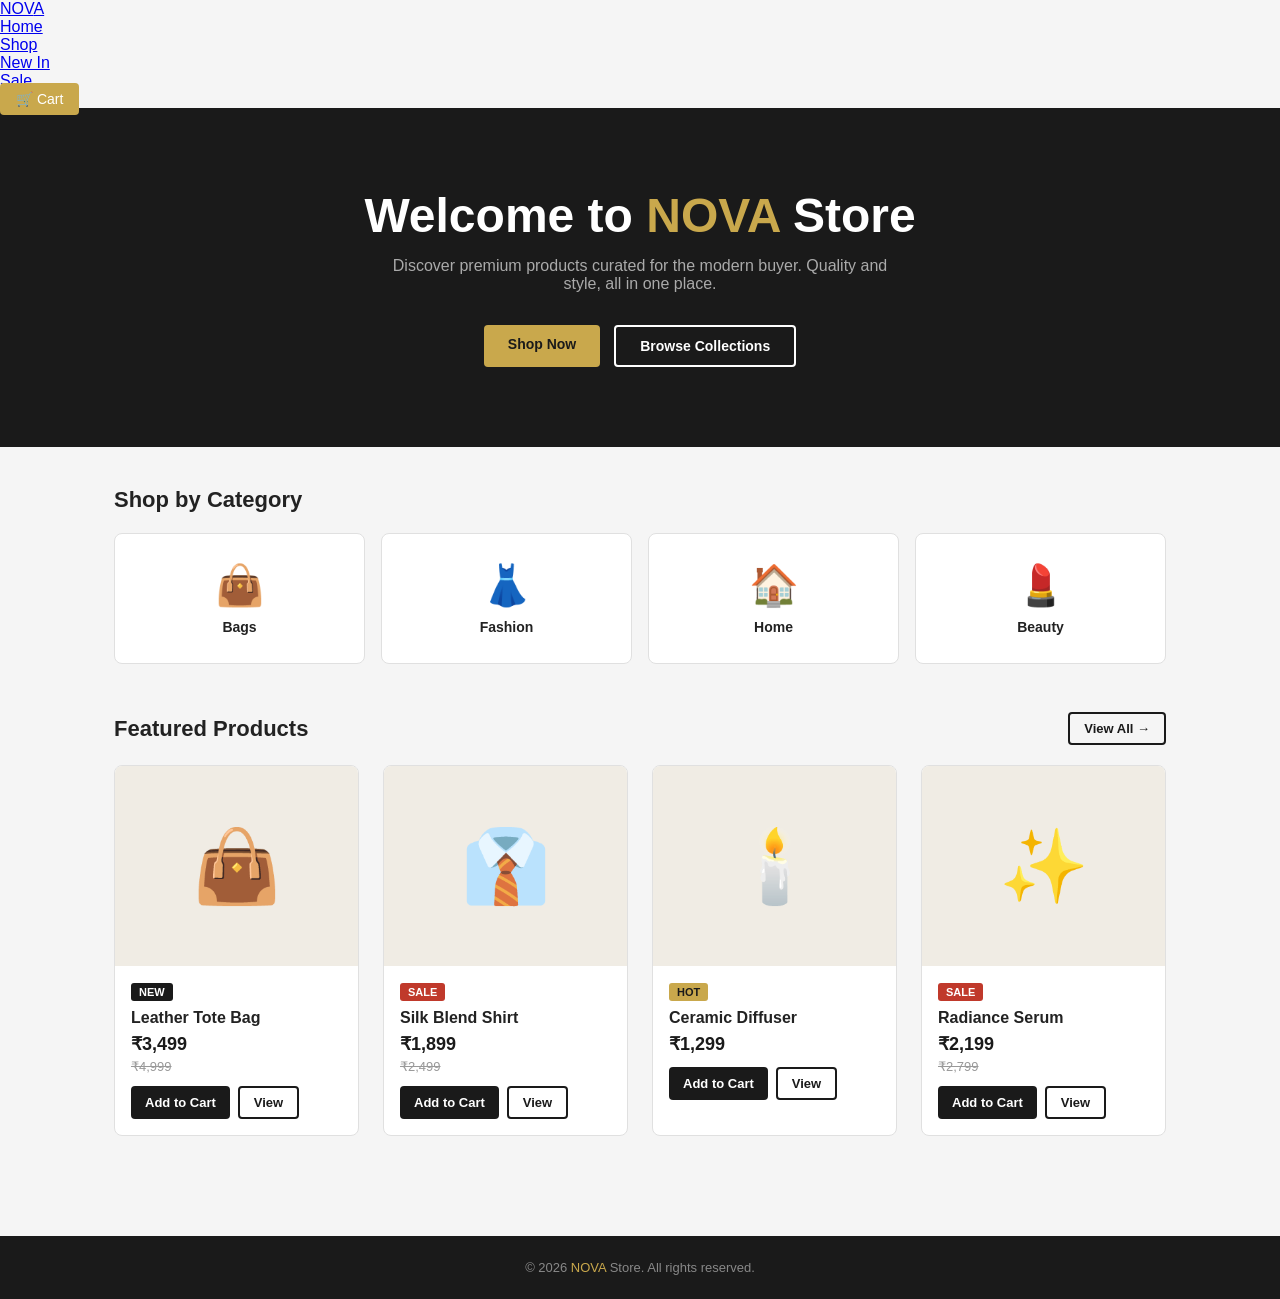
<file: index.html>
<!DOCTYPE html>
<html lang="en">
<head>
  <!-- Google Tag Manager -->
<!-- Google Tag Manager -->
<script>(function(w,d,s,l,i){w[l]=w[l]||[];w[l].push({'gtm.start':
new Date().getTime(),event:'gtm.js'});var f=d.getElementsByTagName(s)[0],
j=d.createElement(s),dl=l!='dataLayer'?'&l='+l:'';j.async=true;j.src=
'https://www.googletagmanager.com/gtm.js?id='+i+dl;f.parentNode.insertBefore(j,f);
})(window,document,'script','dataLayer','GTM-WRG99C2N');</script>
<!-- End Google Tag Manager -->

  <!-- Google tag (gtag.js) -->
<script async src="https://www.googletagmanager.com/gtag/js?id=G-JM3866G47P"></script>
<script>
  window.dataLayer = window.dataLayer || [];
  function gtag(){dataLayer.push(arguments);}
  gtag('js', new Date());

  gtag('config', 'G-JM3866G47P');
</script>
<meta charset="UTF-8"><meta name="viewport" content="width=device-width,initial-scale=1">
<title>NOVA Store — Home</title>
<link rel="stylesheet" href="style.css">
<style>
.hero { background:#1a1a1a; padding:80px 32px; text-align:center; }
.hero h1 { font-size:48px; color:#fff; margin-bottom:14px; }
.hero h1 span { color:#c9a84c; }
.hero p { color:#aaa; font-size:16px; margin-bottom:32px; max-width:500px; margin-left:auto; margin-right:auto; }
.hero-btns { display:flex; gap:14px; justify-content:center; flex-wrap:wrap; }

.categories { display:grid; grid-template-columns:repeat(4,1fr); gap:16px; margin-bottom:48px; }
.cat-card { background:#fff; border-radius:8px; padding:28px 16px; text-align:center; border:1px solid #e0e0e0; cursor:pointer; text-decoration:none; color:#222; transition:box-shadow 0.2s; }
.cat-card:hover { box-shadow:0 4px 16px rgba(0,0,0,0.1); }
.cat-card .icon { font-size:40px; margin-bottom:10px; }
.cat-card h4 { font-size:14px; font-weight:600; }

.products-grid { display:grid; grid-template-columns:repeat(4,1fr); gap:24px; }
@media(max-width:900px){ .products-grid{grid-template-columns:repeat(2,1fr);} .categories{grid-template-columns:repeat(2,1fr);} }
@media(max-width:480px){ .products-grid{grid-template-columns:1fr;} .categories{grid-template-columns:1fr 1fr;} }
</style>
</head>
<body>
  <!-- Google Tag Manager (noscript) -->
<noscript><iframe src="https://www.googletagmanager.com/ns.html?id=GTM-WRG99C2N"
height="0" width="0" style="display:none;visibility:hidden"></iframe></noscript>
<!-- End Google Tag Manager (noscript) -->
  <a href="index.html" class="logo">NO<span>V</span>A</a>
  <ul>
    <li><a href="index.html">Home</a></li>
    <li><a href="shop.html">Shop</a></li>
    <li><a href="shop.html">New In</a></li>
    <li><a href="shop.html">Sale</a></li>
  </ul>
  <a href="cart.html" class="nav-cart" id="cart-badge">🛒 Cart</a>
</nav>

<!-- HERO -->
<section class="hero">
  <h1>Welcome to <span>NOVA</span> Store</h1>
  <p>Discover premium products curated for the modern buyer. Quality and style, all in one place.</p>
  <div class="hero-btns">
    <a href="shop.html" class="btn btn-gold">Shop Now</a>
    <a href="shop.html" class="btn btn-outline" style="color:#fff;border-color:#fff">Browse Collections</a>
  </div>
</section>

<div class="page">

  <!-- CATEGORIES -->
  <div style="margin-bottom:20px">
    <h2 style="font-size:22px;margin-bottom:20px">Shop by Category</h2>
    <div class="categories">
      <a href="shop.html?cat=bags" class="cat-card"><div class="icon">👜</div><h4>Bags</h4></a>
      <a href="shop.html?cat=fashion" class="cat-card"><div class="icon">👗</div><h4>Fashion</h4></a>
      <a href="shop.html?cat=home" class="cat-card"><div class="icon">🏠</div><h4>Home</h4></a>
      <a href="shop.html?cat=beauty" class="cat-card"><div class="icon">💄</div><h4>Beauty</h4></a>
    </div>
  </div>

  <!-- FEATURED -->
  <div style="display:flex;align-items:center;justify-content:space-between;margin-bottom:20px">
    <h2 style="font-size:22px">Featured Products</h2>
    <a href="shop.html" class="btn btn-outline btn-sm">View All →</a>
  </div>
  <div class="products-grid" id="featured"></div>

</div>

<footer>© 2026 <span>NOVA</span> Store. All rights reserved.</footer>
<div id="toast"></div>
<script src="app.js"></script>
<script>
// Show first 4 products
const grid = document.getElementById('featured');
PRODUCTS.slice(0,4).forEach(p => {
  grid.innerHTML += `
  <div class="product-card">
    <a href="product.html?id=${p.id}" style="text-decoration:none;color:inherit">
      <div class="product-img">${p.emoji}</div>
    </a>
    <div class="product-body">
      ${p.badge ? `<span class="badge badge-${p.badge}">${p.badge.toUpperCase()}</span>` : ''}
      <a href="product.html?id=${p.id}" style="text-decoration:none;color:inherit"><div class="product-name">${p.name}</div></a>
      <div class="product-price">${fmt(p.price)}</div>
      ${p.original ? `<div class="product-old-price">${fmt(p.original)}</div>` : '<div style="margin-bottom:12px"></div>'}
      <div class="product-actions">
        <button class="btn btn-dark btn-sm" onclick="addToCart(${p.id})">Add to Cart</button>
        <a href="product.html?id=${p.id}" class="btn btn-outline btn-sm">View</a>
      </div>
    </div>
  </div>`;
});
</script>
</body>
</html>
</file>
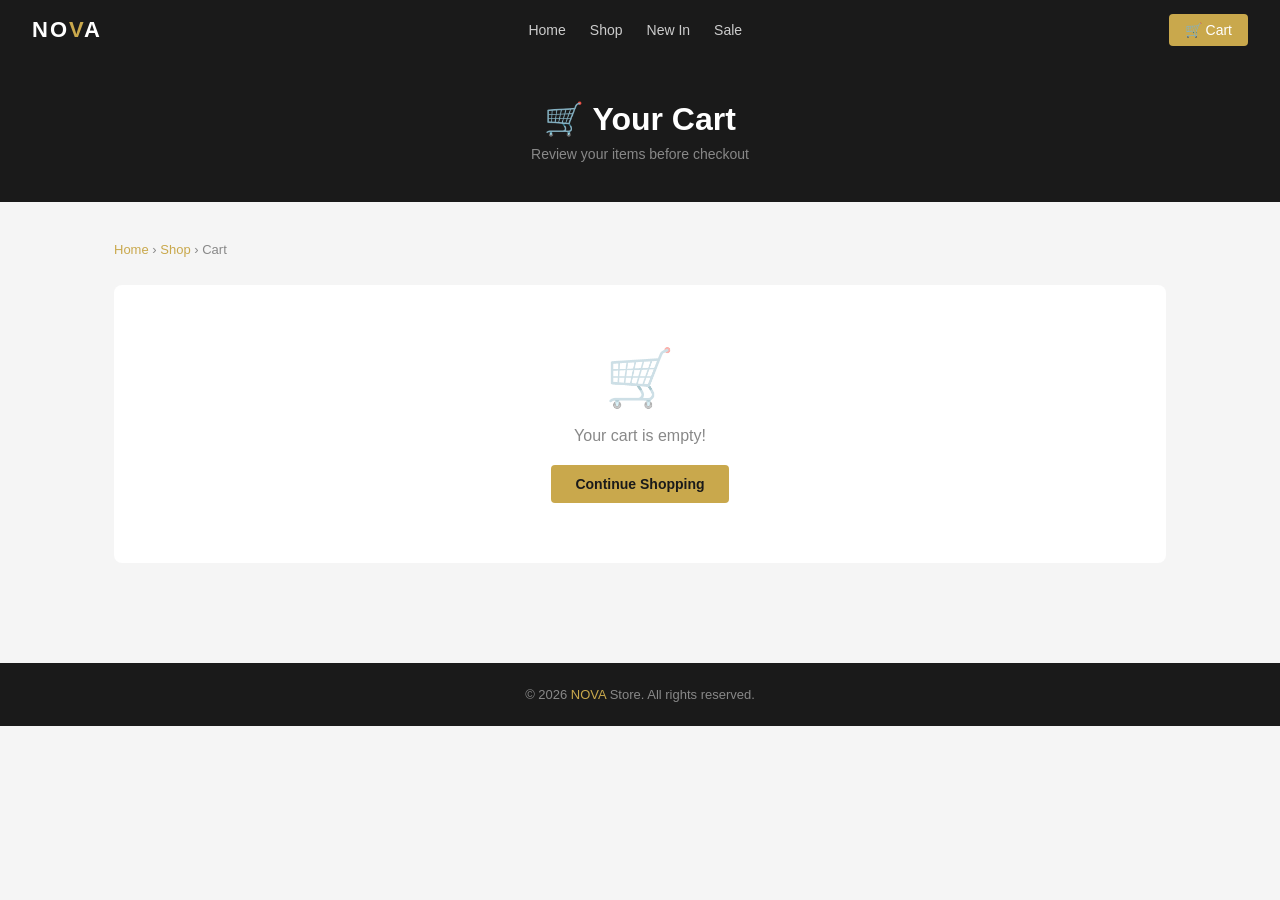
<file: cart.html>
<!DOCTYPE html>
<html lang="en">
<head>
 <!-- Google Tag Manager -->
<script>(function(w,d,s,l,i){w[l]=w[l]||[];w[l].push({'gtm.start':
new Date().getTime(),event:'gtm.js'});var f=d.getElementsByTagName(s)[0],
j=d.createElement(s),dl=l!='dataLayer'?'&l='+l:'';j.async=true;j.src=
'https://www.googletagmanager.com/gtm.js?id='+i+dl;f.parentNode.insertBefore(j,f);
})(window,document,'script','dataLayer','GTM-WRG99C2N');</script>
<!-- End Google Tag Manager -->

 <!-- Google tag (gtag.js) -->
<script async src="https://www.googletagmanager.com/gtag/js?id=G-JM3866G47P"></script>
<script>
  window.dataLayer = window.dataLayer || [];
  function gtag(){dataLayer.push(arguments);}
  gtag('js', new Date());

  gtag('config', 'G-JM3866G47P');
</script>
<meta charset="UTF-8"><meta name="viewport" content="width=device-width,initial-scale=1">
<title>NOVA Store — Cart</title>
<link rel="stylesheet" href="style.css">
</head>
<body>
  <!-- Google Tag Manager (noscript) -->
<noscript><iframe src="https://www.googletagmanager.com/ns.html?id=GTM-WRG99C2N"
height="0" width="0" style="display:none;visibility:hidden"></iframe></noscript>
<!-- End Google Tag Manager (noscript) -->

<nav>
  <a href="index.html" class="logo">NO<span>V</span>A</a>
  <ul>
    <li><a href="index.html">Home</a></li>
    <li><a href="shop.html">Shop</a></li>
    <li><a href="shop.html">New In</a></li>
    <li><a href="shop.html">Sale</a></li>
  </ul>
  <a href="cart.html" class="nav-cart" id="cart-badge">🛒 Cart</a>
</nav>

<div class="page-header">
  <h1>🛒 Your Cart</h1>
  <p>Review your items before checkout</p>
</div>

<div class="page">
  <div class="breadcrumb"><a href="index.html">Home</a> › <a href="shop.html">Shop</a> › Cart</div>
  <div id="cart-content"></div>
</div>

<footer>© 2026 <span>NOVA</span> Store. All rights reserved.</footer>
<div id="toast"></div>
<script src="app.js"></script>
<script>
let discount = 0;

function renderCart() {
  const cart = getCart();
  const container = document.getElementById('cart-content');

  if (!cart.length) {
    container.innerHTML = `
      <div class="empty-cart">
        <div class="icon">🛒</div>
        <p>Your cart is empty!</p>
        <a href="shop.html" class="btn btn-gold">Continue Shopping</a>
      </div>`;
    return;
  }

  const sub = cartSubtotal();
  const disc = Math.round(sub * discount);
  const shipping = sub >= 999 ? 0 : 99;
  const total = sub - disc + shipping;

  container.innerHTML = `
  <div style="display:grid;grid-template-columns:1fr 320px;gap:28px;align-items:start">
    <div>
      <table class="cart-table">
        <thead><tr><th>Product</th><th>Price</th><th>Qty</th><th>Total</th><th></th></tr></thead>
        <tbody>
          ${cart.map(item => `
          <tr>
            <td>
              <div style="display:flex;align-items:center;gap:14px">
                <span class="item-emoji">${item.emoji}</span>
                <div>
                  <a href="product.html?id=${item.id}" style="text-decoration:none;color:#222">
                    <div class="item-name">${item.name}</div>
                  </a>
                  <button onclick="saveForLater(${item.id})" style="background:none;border:none;font-size:12px;color:#c9a84c;cursor:pointer;padding:0;margin-top:4px">Save for later</button>
                </div>
              </div>
            </td>
            <td>${fmt(item.price)}</td>
            <td>
              <div class="qty-controls">
                <button class="qty-btn" onclick="changeItemQty(${item.id}, ${item.qty-1})">−</button>
                <span style="font-weight:600">${item.qty}</span>
                <button class="qty-btn" onclick="changeItemQty(${item.id}, ${item.qty+1})">+</button>
              </div>
            </td>
            <td style="font-weight:600">${fmt(item.price * item.qty)}</td>
            <td><button onclick="removeItem(${item.id})" class="btn btn-red btn-sm">Remove</button></td>
          </tr>`).join('')}
        </tbody>
      </table>

      <div style="margin-top:16px;display:flex;gap:12px;flex-wrap:wrap">
        <a href="shop.html" class="btn btn-outline">← Continue Shopping</a>
        <button onclick="clearCartAll()" class="btn btn-outline" style="color:#c0392b;border-color:#c0392b">Clear Cart</button>
      </div>

      <!-- COUPON -->
      <div style="margin-top:24px;background:#fff;padding:20px;border-radius:8px;border:1px solid #e0e0e0">
        <div style="font-weight:600;margin-bottom:12px">Have a coupon?</div>
        <div style="display:flex;gap:10px">
          <input id="coupon" type="text" placeholder="Enter code (try NOVA15)" style="flex:1;padding:10px 12px;border:1px solid #ddd;border-radius:4px;font-size:14px;outline:none">
          <button onclick="applyCoupon()" class="btn btn-dark">Apply</button>
        </div>
        <div id="coupon-msg" style="margin-top:8px;font-size:13px"></div>
      </div>
    </div>

    <!-- SUMMARY -->
    <div class="cart-summary">
      <h3 style="font-size:18px;font-weight:700;margin-bottom:20px">Order Summary</h3>
      <div class="summary-row"><span>Subtotal</span><span>${fmt(sub)}</span></div>
      <div class="summary-row"><span>Shipping</span><span class="${shipping===0?'free':''}">${shipping===0?'FREE':fmt(shipping)}</span></div>
      ${disc ? `<div class="summary-row"><span>Discount</span><span style="color:#27ae60">-${fmt(disc)}</span></div>` : ''}
      <div class="summary-row total"><span>Total</span><span>${fmt(total)}</span></div>

      <a href="checkout.html" class="btn btn-gold btn-full" style="margin-top:20px;padding:14px">🔒 Proceed to Checkout</a>
      <button onclick="showToast('Saved for later!')" class="btn btn-outline btn-full" style="margin-top:10px">Save Cart</button>

      <div style="margin-top:16px;font-size:12px;color:#888;text-align:center;line-height:1.8">
        🔒 Secure Checkout &nbsp;·&nbsp; 🚚 Free shipping ₹999+<br>
        💳 Visa · Mastercard · UPI · COD
      </div>
    </div>
  </div>`;
}

function changeItemQty(id, qty) { setQty(id, qty); renderCart(); }
function removeItem(id) { removeFromCart(id); renderCart(); showToast('Item removed'); }
function clearCartAll() { if(confirm('Clear all items?')) { saveCart([]); updateCartBadge(); renderCart(); } }
function saveForLater(id) { removeFromCart(id); renderCart(); showToast('Saved for later!'); }

function applyCoupon() {
  const code = document.getElementById('coupon').value.trim().toUpperCase();
  const msg = document.getElementById('coupon-msg');
  if (code === 'NOVA15') { discount = 0.15; msg.style.color='#27ae60'; msg.textContent='✅ 15% discount applied!'; renderCart(); }
  else if (code === 'SAVE10') { discount = 0.10; msg.style.color='#27ae60'; msg.textContent='✅ 10% discount applied!'; renderCart(); }
  else { msg.style.color='#c0392b'; msg.textContent='❌ Invalid coupon code.'; }
}

renderCart();
</script>
</body>
</html>
</file>
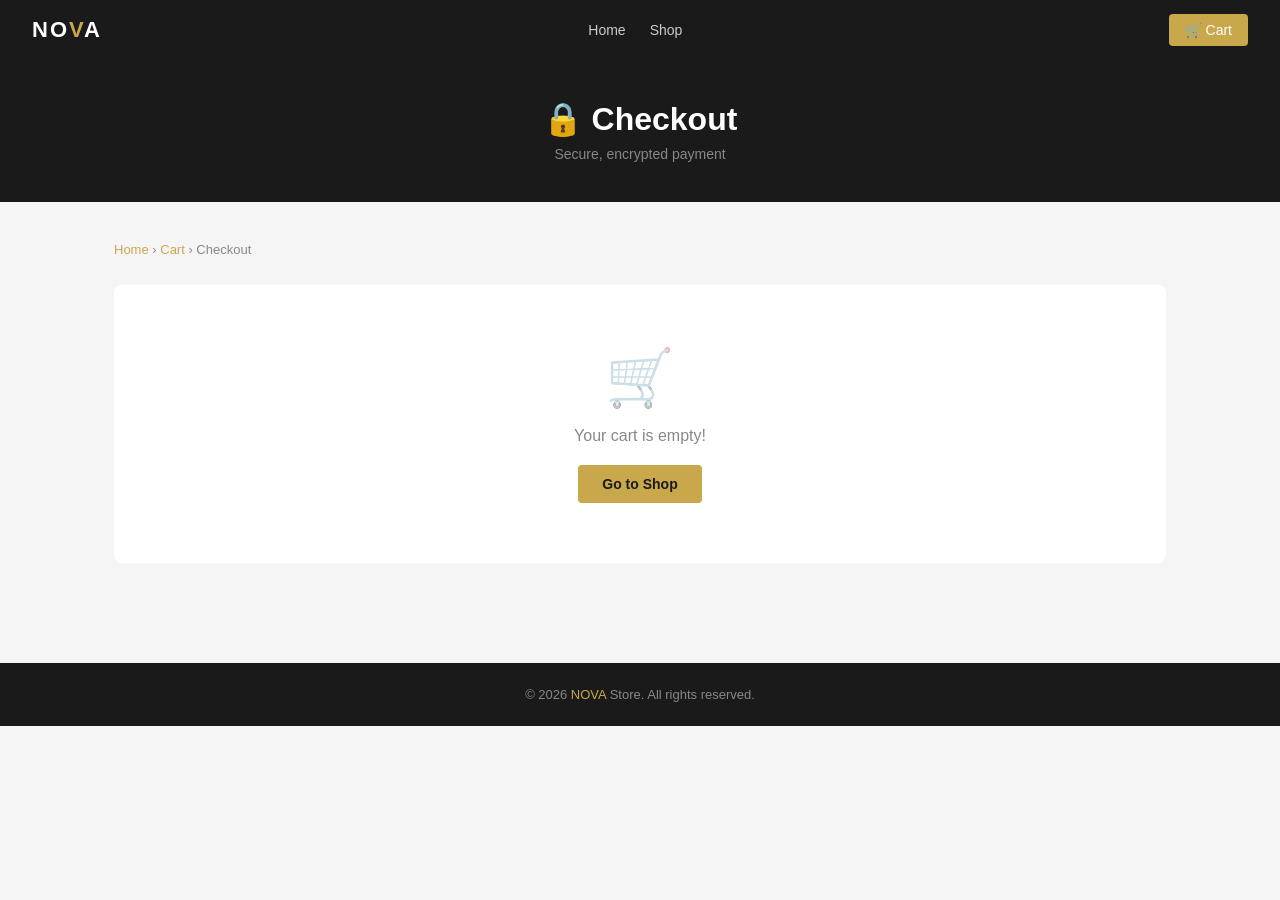
<file: checkout.html>
<!DOCTYPE html>
<html lang="en">
<head>
 <!-- Google Tag Manager -->
<script>(function(w,d,s,l,i){w[l]=w[l]||[];w[l].push({'gtm.start':
new Date().getTime(),event:'gtm.js'});var f=d.getElementsByTagName(s)[0],
j=d.createElement(s),dl=l!='dataLayer'?'&l='+l:'';j.async=true;j.src=
'https://www.googletagmanager.com/gtm.js?id='+i+dl;f.parentNode.insertBefore(j,f);
})(window,document,'script','dataLayer','GTM-WRG99C2N');</script>
<!-- End Google Tag Manager -->

 <!-- Google tag (gtag.js) -->
<script async src="https://www.googletagmanager.com/gtag/js?id=G-JM3866G47P"></script>
<script>
  window.dataLayer = window.dataLayer || [];
  function gtag(){dataLayer.push(arguments);}
  gtag('js', new Date());

  gtag('config', 'G-JM3866G47P');
</script>
<meta charset="UTF-8"><meta name="viewport" content="width=device-width,initial-scale=1">
<title>NOVA Store — Checkout</title>
<link rel="stylesheet" href="style.css">
</head>
<body>
 <!-- Google Tag Manager (noscript) -->
<noscript><iframe src="https://www.googletagmanager.com/ns.html?id=GTM-WRG99C2N"
height="0" width="0" style="display:none;visibility:hidden"></iframe></noscript>
<!-- End Google Tag Manager (noscript) -->
<nav>
  <a href="index.html" class="logo">NO<span>V</span>A</a>
  <ul>
    <li><a href="index.html">Home</a></li>
    <li><a href="shop.html">Shop</a></li>
  </ul>
  <a href="cart.html" class="nav-cart" id="cart-badge">🛒 Cart</a>
</nav>

<div class="page-header">
  <h1>🔒 Checkout</h1>
  <p>Secure, encrypted payment</p>
</div>

<div class="page">
  <div class="breadcrumb"><a href="index.html">Home</a> › <a href="cart.html">Cart</a> › Checkout</div>

  <div id="checkout-content"></div>
</div>

<footer>© 2026 <span>NOVA</span> Store. All rights reserved.</footer>
<div id="toast"></div>
<script src="app.js"></script>
<script>
function renderCheckout() {
  const cart = getCart();
  if (!cart.length) {
    document.getElementById('checkout-content').innerHTML = `
      <div class="empty-cart">
        <div class="icon">🛒</div>
        <p>Your cart is empty!</p>
        <a href="shop.html" class="btn btn-gold">Go to Shop</a>
      </div>`;
    return;
  }

  const sub = cartSubtotal();
  const shipping = sub >= 999 ? 0 : 99;
  const total = sub + shipping;

  document.getElementById('checkout-content').innerHTML = `
  <div class="checkout-grid">

    <!-- LEFT: FORM -->
    <div>
      <!-- SHIPPING -->
      <div class="form-card" style="margin-bottom:20px">
        <h3>📦 Shipping Address</h3>
        <div class="form-row">
          <div class="form-group"><label>First Name</label><input type="text" id="fname" placeholder="Arjun"></div>
          <div class="form-group"><label>Last Name</label><input type="text" id="lname" placeholder="Sharma"></div>
        </div>
        <div class="form-group"><label>Email</label><input type="email" id="email" placeholder="arjun@email.com"></div>
        <div class="form-group"><label>Phone</label><input type="tel" id="phone" placeholder="+91 98765 43210"></div>
        <div class="form-group"><label>Address</label><input type="text" id="address" placeholder="House No., Street Name, Area"></div>
        <div class="form-row">
          <div class="form-group"><label>City</label><input type="text" id="city" placeholder="Hyderabad"></div>
          <div class="form-group"><label>Pincode</label><input type="text" id="pin" placeholder="500001"></div>
        </div>
        <div class="form-group">
          <label>State</label>
          <select id="state">
            <option>Telangana</option><option>Maharashtra</option><option>Karnataka</option>
            <option>Tamil Nadu</option><option>Delhi</option><option>Gujarat</option><option>Rajasthan</option>
          </select>
        </div>
      </div>

      <!-- PAYMENT -->
      <div class="form-card">
        <h3>💳 Payment Method</h3>
        <div class="payment-opts">
          <div class="pay-opt selected" onclick="selectPay(this)">💳 Credit / Debit Card</div>
          <div class="pay-opt" onclick="selectPay(this)">📱 UPI / GPay / PhonePe</div>
          <div class="pay-opt" onclick="selectPay(this)">🏦 Net Banking</div>
          <div class="pay-opt" onclick="selectPay(this)">📦 Cash on Delivery</div>
        </div>
        <div id="card-fields">
          <div class="form-group"><label>Card Number</label><input type="text" placeholder="•••• •••• •••• ••••" maxlength="19"></div>
          <div class="form-row">
            <div class="form-group"><label>Expiry</label><input type="text" placeholder="MM / YY"></div>
            <div class="form-group"><label>CVV</label><input type="text" placeholder="•••" maxlength="3"></div>
          </div>
          <div class="form-group"><label>Name on Card</label><input type="text" placeholder="Arjun Sharma"></div>
        </div>
      </div>
    </div>

    <!-- RIGHT: ORDER SUMMARY -->
    <div class="order-card">
      <h3>🧾 Order Summary</h3>
      ${cart.map(i=>`
        <div class="order-item">
          <span class="order-item-emoji">${i.emoji}</span>
          <div class="order-item-name">${i.name}<br><span style="color:#999;font-size:12px">Qty: ${i.qty}</span></div>
          <span class="order-item-price">${fmt(i.price*i.qty)}</span>
        </div>`).join('')}

      <div style="margin-top:16px;border-top:1px solid #eee;padding-top:14px">
        <div class="summary-row"><span>Subtotal</span><span>${fmt(sub)}</span></div>
        <div class="summary-row"><span>Shipping</span><span class="${shipping===0?'free':''}">${shipping===0?'FREE':fmt(shipping)}</span></div>
        <div class="summary-row total"><span>Total</span><span style="color:#c9a84c">${fmt(total)}</span></div>
      </div>

      <button onclick="placeOrder()" class="btn btn-gold btn-full" style="margin-top:20px;padding:15px;font-size:15px">
        ✅ Place Order — ${fmt(total)}
      </button>
      <a href="cart.html" class="btn btn-outline btn-full" style="margin-top:10px">← Back to Cart</a>

      <div style="margin-top:16px;font-size:12px;color:#888;text-align:center;line-height:2">
        🔒 256-bit SSL encryption<br>
        🚚 Estimated delivery: 3–5 business days
      </div>
    </div>
  </div>`;
}

function selectPay(el) {
  document.querySelectorAll('.pay-opt').forEach(o=>o.classList.remove('selected'));
  el.classList.add('selected');
  document.getElementById('card-fields').style.display = el.textContent.includes('Card') ? 'block' : 'none';
}

function placeOrder() {
  const fname = document.getElementById('fname');
  if (!fname || !fname.value.trim()) { showToast('Please fill in your name!'); return; }
  const orderId = 'NOVA' + Math.floor(10000 + Math.random()*90000);
  localStorage.setItem('nova_last_order', orderId);
  saveCart([]);
  updateCartBadge();
  window.location.href = 'confirmation.html';
}

renderCheckout();
</script>
</body>
</html>
</file>
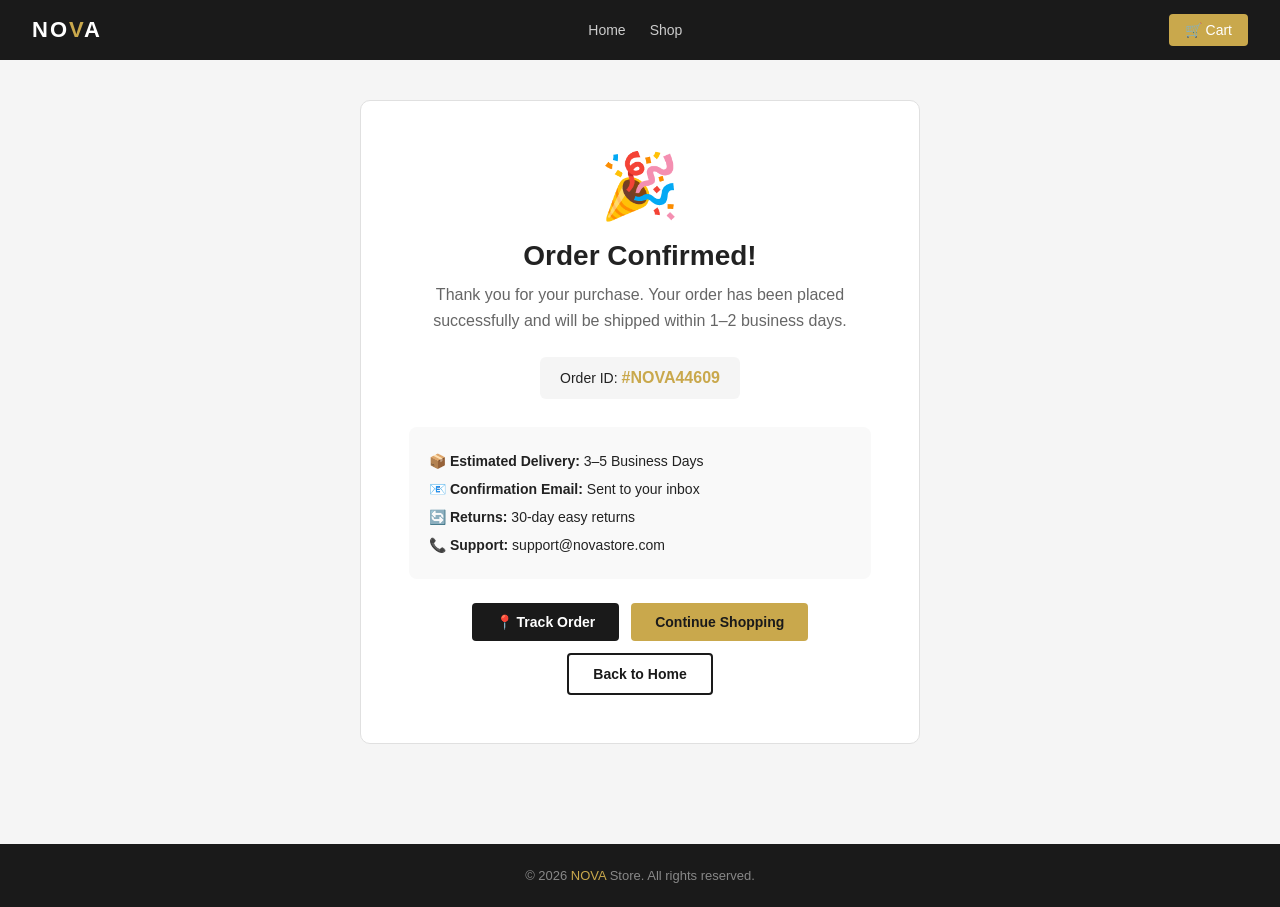
<file: confirmation.html>
<!DOCTYPE html>
<html lang="en">
<head>
  <!-- Google Tag Manager -->
<script>(function(w,d,s,l,i){w[l]=w[l]||[];w[l].push({'gtm.start':
new Date().getTime(),event:'gtm.js'});var f=d.getElementsByTagName(s)[0],
j=d.createElement(s),dl=l!='dataLayer'?'&l='+l:'';j.async=true;j.src=
'https://www.googletagmanager.com/gtm.js?id='+i+dl;f.parentNode.insertBefore(j,f);
})(window,document,'script','dataLayer','GTM-WRG99C2N');</script>
<!-- End Google Tag Manager -->

  <!-- Google tag (gtag.js) -->
<script async src="https://www.googletagmanager.com/gtag/js?id=G-JM3866G47P"></script>
<script>
  window.dataLayer = window.dataLayer || [];
  function gtag(){dataLayer.push(arguments);}
  gtag('js', new Date());

  gtag('config', 'G-JM3866G47P');
</script>
<meta charset="UTF-8"><meta name="viewport" content="width=device-width,initial-scale=1">
<title>NOVA Store — Order Confirmed!</title>
<link rel="stylesheet" href="style.css">
</head>
<body>
 <!-- Google Tag Manager (noscript) -->
<noscript><iframe src="https://www.googletagmanager.com/ns.html?id=GTM-WRG99C2N"
height="0" width="0" style="display:none;visibility:hidden"></iframe></noscript>
<!-- End Google Tag Manager (noscript) -->
<nav>
  <a href="index.html" class="logo">NO<span>V</span>A</a>
  <ul>
    <li><a href="index.html">Home</a></li>
    <li><a href="shop.html">Shop</a></li>
  </ul>
  <a href="cart.html" class="nav-cart" id="cart-badge">🛒 Cart</a>
</nav>

<div class="page">
  <div class="confirm-box">
    <div class="confirm-icon">🎉</div>
    <h2>Order Confirmed!</h2>
    <p>Thank you for your purchase. Your order has been placed successfully and will be shipped within 1–2 business days.</p>
    <div class="order-id-box">Order ID: <strong id="order-id">—</strong></div>

    <div style="background:#f9f9f9;border-radius:8px;padding:20px;margin-bottom:24px;text-align:left;font-size:14px;line-height:2">
      📦 <strong>Estimated Delivery:</strong> 3–5 Business Days<br>
      📧 <strong>Confirmation Email:</strong> Sent to your inbox<br>
      🔄 <strong>Returns:</strong> 30-day easy returns<br>
      📞 <strong>Support:</strong> support@novastore.com
    </div>

    <div class="confirm-actions">
      <button onclick="trackOrder()" class="btn btn-dark">📍 Track Order</button>
      <a href="shop.html" class="btn btn-gold">Continue Shopping</a>
      <a href="index.html" class="btn btn-outline">Back to Home</a>
    </div>
  </div>
</div>

<footer>© 2026 <span>NOVA</span> Store. All rights reserved.</footer>
<div id="toast"></div>
<script src="app.js"></script>
<script>
const orderId = localStorage.getItem('nova_last_order') || ('NOVA' + Math.floor(10000+Math.random()*90000));
document.getElementById('order-id').textContent = '#' + orderId;

function trackOrder() {
  showToast('Tracking: Your order is being packed! 📦');
}
</script>
</body>
</html>
</file>
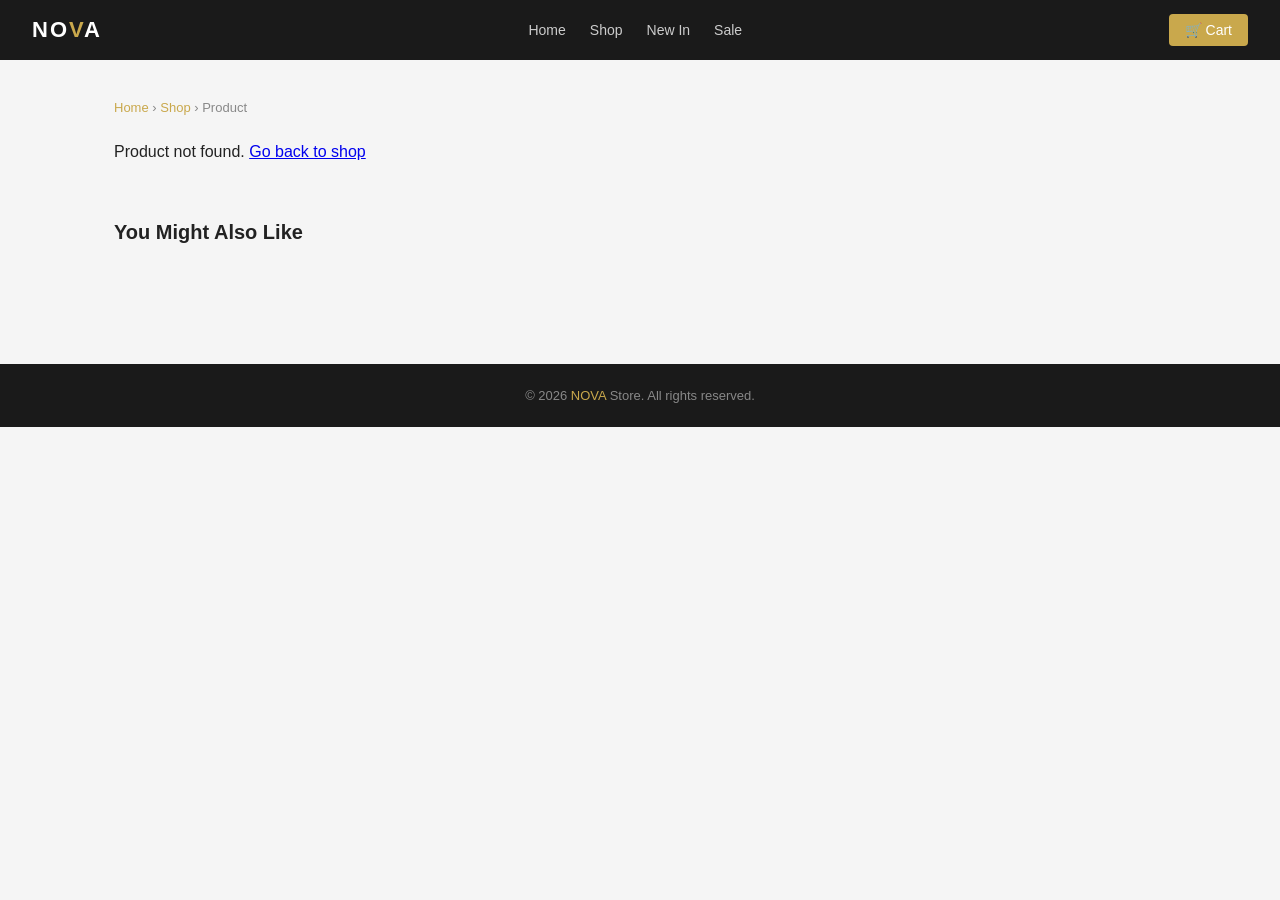
<file: product.html>
<!DOCTYPE html>
<html lang="en">
<head>
  <!-- Google Tag Manager -->
<script>(function(w,d,s,l,i){w[l]=w[l]||[];w[l].push({'gtm.start':
new Date().getTime(),event:'gtm.js'});var f=d.getElementsByTagName(s)[0],
j=d.createElement(s),dl=l!='dataLayer'?'&l='+l:'';j.async=true;j.src=
'https://www.googletagmanager.com/gtm.js?id='+i+dl;f.parentNode.insertBefore(j,f);
})(window,document,'script','dataLayer','GTM-WRG99C2N');</script>
<!-- End Google Tag Manager -->

  <!-- Google tag (gtag.js) -->
<script async src="https://www.googletagmanager.com/gtag/js?id=G-JM3866G47P"></script>
<script>
  window.dataLayer = window.dataLayer || [];
  function gtag(){dataLayer.push(arguments);}
  gtag('js', new Date());

  gtag('config', 'G-JM3866G47P');
</script>
<meta charset="UTF-8"><meta name="viewport" content="width=device-width,initial-scale=1">
<title>NOVA Store — Product</title>
<link rel="stylesheet" href="style.css">
</head>
<body>
 <!-- Google Tag Manager (noscript) -->
<noscript><iframe src="https://www.googletagmanager.com/ns.html?id=GTM-WRG99C2N"
height="0" width="0" style="display:none;visibility:hidden"></iframe></noscript>
<!-- End Google Tag Manager (noscript) -->
<nav>
  <a href="index.html" class="logo">NO<span>V</span>A</a>
  <ul>
    <li><a href="index.html">Home</a></li>
    <li><a href="shop.html">Shop</a></li>
    <li><a href="shop.html">New In</a></li>
    <li><a href="shop.html">Sale</a></li>
  </ul>
  <a href="cart.html" class="nav-cart" id="cart-badge">🛒 Cart</a>
</nav>

<div class="page">
  <div class="breadcrumb"><a href="index.html">Home</a> › <a href="shop.html">Shop</a> › <span id="bc-name">Product</span></div>

  <div class="detail-grid" id="detail-content">
    <div style="text-align:center;padding:40px;color:#888">Loading…</div>
  </div>

  <!-- RELATED -->
  <div style="margin-top:60px">
    <h2 style="font-size:20px;margin-bottom:20px">You Might Also Like</h2>
    <div class="products-grid" id="related-grid"></div>
  </div>
</div>

<footer>© 2026 <span>NOVA</span> Store. All rights reserved.</footer>
<div id="toast"></div>
<script src="app.js"></script>
<script>
const id = parseInt(new URLSearchParams(location.search).get('id'));
const p = PRODUCTS.find(x=>x.id===id);

if (!p) {
  document.getElementById('detail-content').innerHTML = '<p>Product not found. <a href="shop.html">Go back to shop</a></p>';
} else {
  document.title = `NOVA — ${p.name}`;
  document.getElementById('bc-name').textContent = p.name;
  const discount = p.original ? Math.round((1-p.price/p.original)*100) : 0;

  document.getElementById('detail-content').innerHTML = `
    <div class="detail-img">${p.emoji}</div>
    <div>
      <div class="detail-brand">NOVA</div>
      <h1 class="detail-name">${p.name}</h1>
      <div class="detail-stars">★★★★★ <span style="color:#888;font-size:14px">(4.8 · 120 reviews)</span></div>
      <div class="detail-price">${fmt(p.price)}</div>
      ${p.original ? `<div class="detail-old">${fmt(p.original)} <span style="background:#fef3f2;color:#c0392b;font-size:12px;padding:2px 8px;border-radius:3px;font-weight:700">${discount}% OFF</span></div>` : ''}
      <p class="detail-desc">${p.desc} Premium quality, carefully crafted for daily use.</p>

      <div class="qty-row">
        <label>Quantity:</label>
        <button class="qty-btn" onclick="changeQty(-1)">−</button>
        <span id="qty-display" style="font-size:16px;font-weight:600;min-width:28px;text-align:center">1</span>
        <button class="qty-btn" onclick="changeQty(1)">+</button>
      </div>

      <div class="detail-actions">
        <button class="btn btn-dark btn-full" onclick="doAddToCart()">🛒 Add to Cart</button>
        <button class="btn btn-gold btn-full" onclick="buyNow()">⚡ Buy Now</button>
        <button class="btn btn-outline btn-full" onclick="addToWishlist()">♡ Add to Wishlist</button>
      </div>

      <div style="margin-top:20px;padding:16px;background:#f9f9f9;border-radius:6px;font-size:13px;color:#666;line-height:1.8">
        ✅ Free shipping on orders over ₹999<br>
        🔄 Easy 30-day returns<br>
        🔒 Secure checkout
      </div>
    </div>`;

  // Related products
  const related = PRODUCTS.filter(x=>x.id!==id).slice(0,4);
  const rg = document.getElementById('related-grid');
  rg.innerHTML = related.map(r => `
  <div class="product-card">
    <a href="product.html?id=${r.id}" style="text-decoration:none;color:inherit"><div class="product-img">${r.emoji}</div></a>
    <div class="product-body">
      <a href="product.html?id=${r.id}" style="text-decoration:none;color:inherit"><div class="product-name">${r.name}</div></a>
      <div class="product-price">${fmt(r.price)}</div>
      <div style="margin-bottom:12px"></div>
      <div class="product-actions">
        <button class="btn btn-dark btn-sm" onclick="addToCart(${r.id})">Add to Cart</button>
        <a href="product.html?id=${r.id}" class="btn btn-outline btn-sm">View</a>
      </div>
    </div>
  </div>`).join('');
}

let qty = 1;
function changeQty(d) { qty = Math.max(1, qty+d); document.getElementById('qty-display').textContent = qty; }
function doAddToCart() { if(p) { addToCart(p.id, qty); } }
function buyNow() { if(p) { addToCart(p.id, qty); window.location.href='cart.html'; } }
function addToWishlist() { showToast('Added to wishlist ❤️'); }
</script>
</body>
</html>
</file>
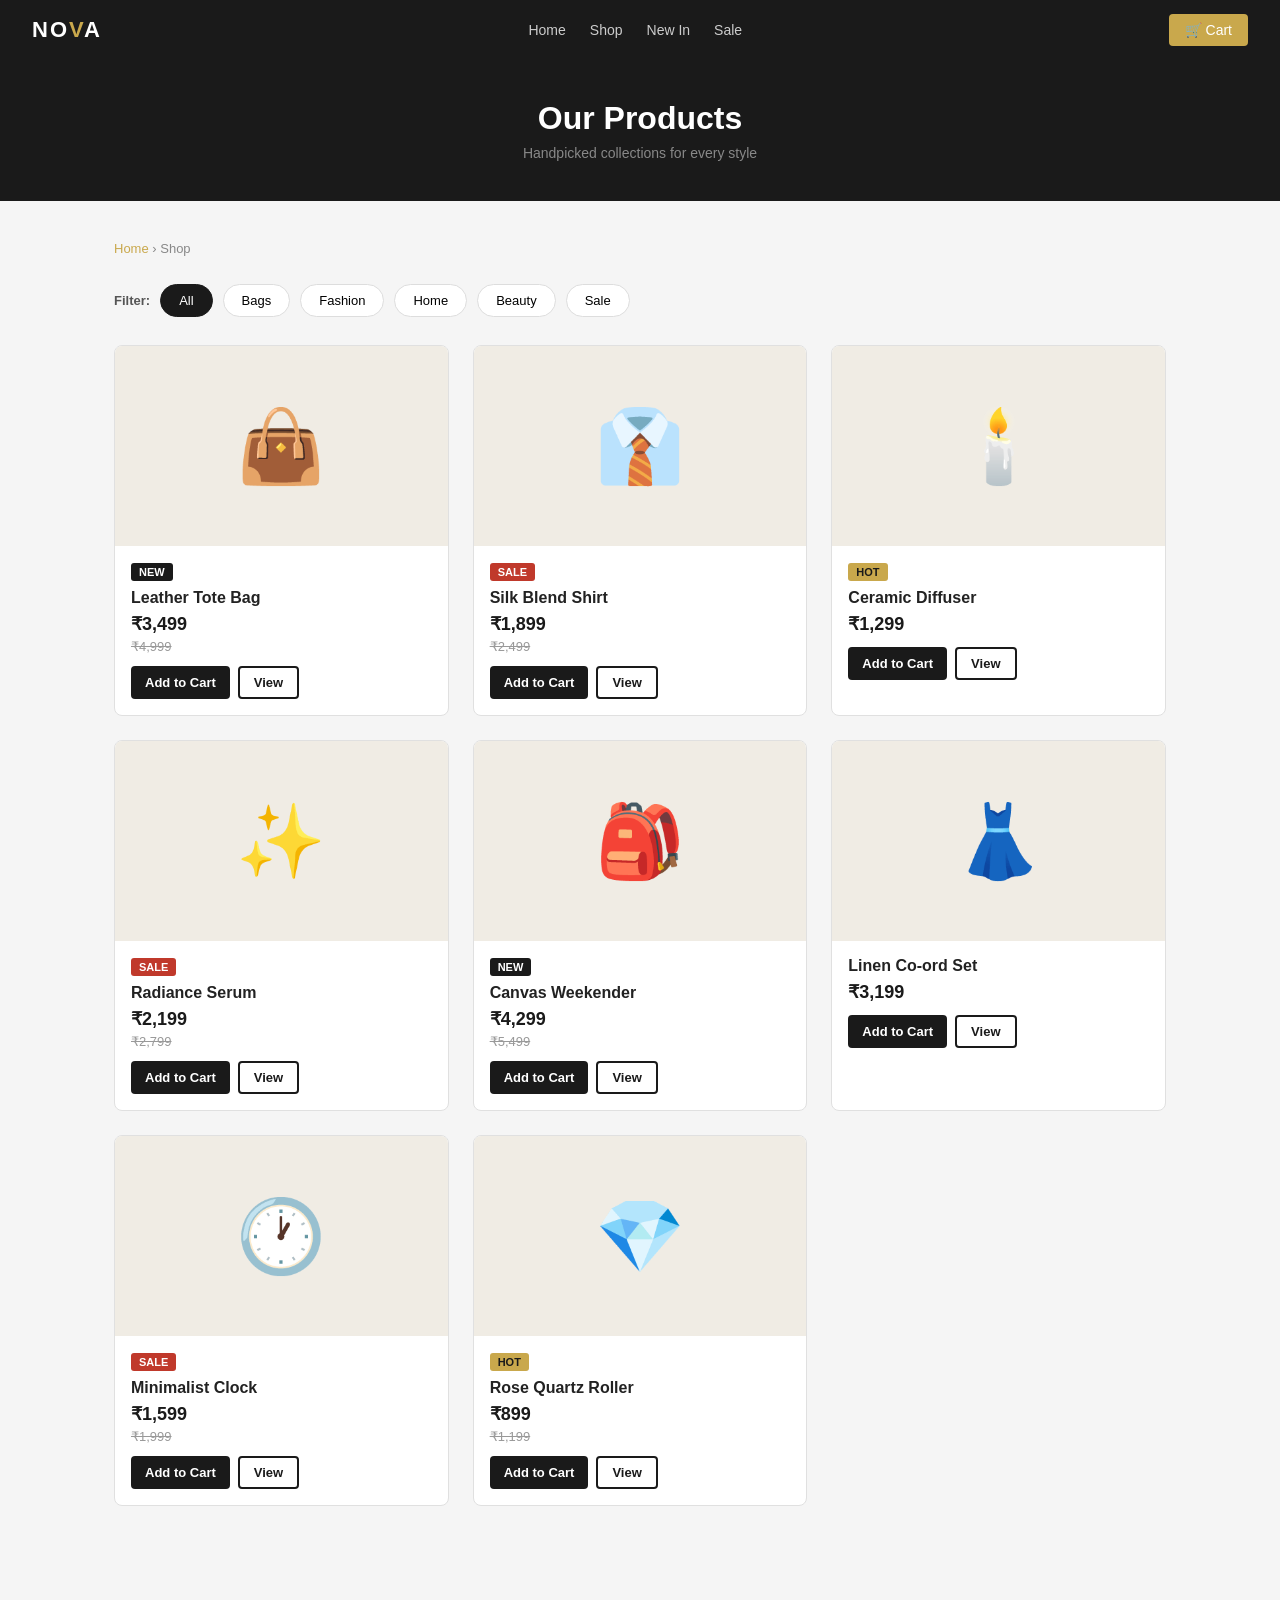
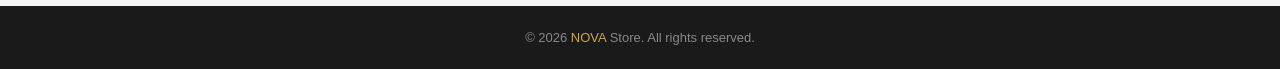
<file: shop.html>
<!DOCTYPE html>
<html lang="en">
<head>
  <!-- Google Tag Manager -->
<script>(function(w,d,s,l,i){w[l]=w[l]||[];w[l].push({'gtm.start':
new Date().getTime(),event:'gtm.js'});var f=d.getElementsByTagName(s)[0],
j=d.createElement(s),dl=l!='dataLayer'?'&l='+l:'';j.async=true;j.src=
'https://www.googletagmanager.com/gtm.js?id='+i+dl;f.parentNode.insertBefore(j,f);
})(window,document,'script','dataLayer','GTM-WRG99C2N');</script>
<!-- End Google Tag Manager -->

  <!-- Google tag (gtag.js) -->
<script async src="https://www.googletagmanager.com/gtag/js?id=G-JM3866G47P"></script>
<script>
  window.dataLayer = window.dataLayer || [];
  function gtag(){dataLayer.push(arguments);}
  gtag('js', new Date());

  gtag('config', 'G-JM3866G47P');
</script>
<meta charset="UTF-8"><meta name="viewport" content="width=device-width,initial-scale=1">
<title>NOVA Store — Shop</title>
<link rel="stylesheet" href="style.css">
</head>
<body>
 <!-- Google Tag Manager (noscript) -->
<noscript><iframe src="https://www.googletagmanager.com/ns.html?id=GTM-WRG99C2N"
height="0" width="0" style="display:none;visibility:hidden"></iframe></noscript>
<!-- End Google Tag Manager (noscript) -->
<nav>
  <a href="index.html" class="logo">NO<span>V</span>A</a>
  <ul>
    <li><a href="index.html">Home</a></li>
    <li><a href="shop.html">Shop</a></li>
    <li><a href="shop.html">New In</a></li>
    <li><a href="shop.html">Sale</a></li>
  </ul>
  <a href="cart.html" class="nav-cart" id="cart-badge">🛒 Cart</a>
</nav>

<div class="page-header">
  <h1>Our Products</h1>
  <p>Handpicked collections for every style</p>
</div>

<div class="page">
  <div class="breadcrumb"><a href="index.html">Home</a> › Shop</div>

  <!-- FILTERS -->
  <div class="filter-bar">
    <span style="font-size:13px;font-weight:600;color:#555">Filter:</span>
    <button class="filter-btn active" onclick="filterProducts('all',this)">All</button>
    <button class="filter-btn" onclick="filterProducts('bags',this)">Bags</button>
    <button class="filter-btn" onclick="filterProducts('fashion',this)">Fashion</button>
    <button class="filter-btn" onclick="filterProducts('home',this)">Home</button>
    <button class="filter-btn" onclick="filterProducts('beauty',this)">Beauty</button>
    <button class="filter-btn" onclick="filterProducts('sale',this)">Sale</button>
  </div>

  <div class="products-grid" id="shop-grid"></div>
</div>

<footer>© 2026 <span>NOVA</span> Store. All rights reserved.</footer>
<div id="toast"></div>
<script src="app.js"></script>
<script>
function renderGrid(list) {
  const grid = document.getElementById('shop-grid');
  if (!list.length) { grid.innerHTML = '<p style="color:#888">No products found.</p>'; return; }
  grid.innerHTML = list.map(p => `
  <div class="product-card">
    <a href="product.html?id=${p.id}" style="text-decoration:none;color:inherit">
      <div class="product-img">${p.emoji}</div>
    </a>
    <div class="product-body">
      ${p.badge ? `<span class="badge badge-${p.badge}">${p.badge.toUpperCase()}</span>` : ''}
      <a href="product.html?id=${p.id}" style="text-decoration:none;color:inherit"><div class="product-name">${p.name}</div></a>
      <div class="product-price">${fmt(p.price)}</div>
      ${p.original ? `<div class="product-old-price">${fmt(p.original)}</div>` : '<div style="margin-bottom:12px"></div>'}
      <div class="product-actions">
        <button class="btn btn-dark btn-sm" onclick="addToCart(${p.id})">Add to Cart</button>
        <a href="product.html?id=${p.id}" class="btn btn-outline btn-sm">View</a>
      </div>
    </div>
  </div>`).join('');
}

function filterProducts(cat, btn) {
  document.querySelectorAll('.filter-btn').forEach(b=>b.classList.remove('active'));
  btn.classList.add('active');
  const list = cat === 'all' ? PRODUCTS :
    cat === 'sale' ? PRODUCTS.filter(p=>p.badge==='sale') :
    PRODUCTS.filter(p=>p.category===cat);
  renderGrid(list);
}

// Check URL param
const urlCat = new URLSearchParams(location.search).get('cat') || 'all';
renderGrid(urlCat === 'all' ? PRODUCTS : PRODUCTS.filter(p=>p.category===urlCat));
if (urlCat !== 'all') {
  document.querySelectorAll('.filter-btn').forEach(b=>{
    if(b.textContent.toLowerCase()===urlCat) { b.classList.add('active'); document.querySelectorAll('.filter-btn')[0].classList.remove('active'); }
  });
}
</script>
</body>
</html>
</file>
<file: style.css>
* { margin: 0; padding: 0; box-sizing: border-box; }
body { font-family: Arial, sans-serif; background: #f5f5f5; color: #222; }

/* NAV */
nav {
  background: #1a1a1a; padding: 14px 32px;
  display: flex; align-items: center; justify-content: space-between;
}
nav .logo { color: #fff; font-size: 22px; font-weight: bold; text-decoration: none; letter-spacing: 2px; }
nav .logo span { color: #c9a84c; }
nav ul { list-style: none; display: flex; gap: 24px; }
nav ul a { color: #ccc; text-decoration: none; font-size: 14px; }
nav ul a:hover { color: #c9a84c; }
.nav-cart { color: #fff; text-decoration: none; font-size: 14px; background: #c9a84c; padding: 8px 16px; border-radius: 4px; }
.nav-cart:hover { background: #b8963d; }

/* PAGE WRAPPER */
.page { max-width: 1100px; margin: 0 auto; padding: 40px 24px; }

/* BUTTONS */
.btn { display: inline-block; padding: 11px 24px; border: none; border-radius: 4px; cursor: pointer; font-size: 14px; font-weight: 600; text-decoration: none; text-align: center; transition: background 0.2s; }
.btn-gold { background: #c9a84c; color: #1a1a1a; }
.btn-gold:hover { background: #b8963d; }
.btn-dark { background: #1a1a1a; color: #fff; }
.btn-dark:hover { background: #333; }
.btn-outline { background: transparent; color: #1a1a1a; border: 2px solid #1a1a1a; }
.btn-outline:hover { background: #1a1a1a; color: #fff; }
.btn-red { background: #c0392b; color: #fff; }
.btn-red:hover { background: #a93226; }
.btn-green { background: #27ae60; color: #fff; }
.btn-green:hover { background: #229954; }
.btn-sm { padding: 7px 14px; font-size: 13px; }
.btn-full { width: 100%; display: block; }

/* PRODUCT GRID */
.products-grid { display: grid; grid-template-columns: repeat(3, 1fr); gap: 24px; }
.product-card {
  background: #fff; border-radius: 8px; overflow: hidden;
  border: 1px solid #e0e0e0; transition: box-shadow 0.2s;
}
.product-card:hover { box-shadow: 0 4px 20px rgba(0,0,0,0.1); }
.product-img { background: #f0ece4; height: 200px; display: flex; align-items: center; justify-content: center; font-size: 72px; }
.product-body { padding: 16px; }
.product-name { font-size: 16px; font-weight: 600; margin-bottom: 6px; }
.product-price { font-size: 18px; font-weight: bold; color: #1a1a1a; margin-bottom: 4px; }
.product-old-price { font-size: 13px; color: #999; text-decoration: line-through; margin-bottom: 12px; }
.product-actions { display: flex; gap: 8px; flex-wrap: wrap; }
.badge { display: inline-block; font-size: 11px; font-weight: 700; padding: 3px 8px; border-radius: 3px; margin-bottom: 8px; }
.badge-sale { background: #c0392b; color: #fff; }
.badge-new { background: #1a1a1a; color: #fff; }
.badge-hot { background: #c9a84c; color: #1a1a1a; }

/* CART TABLE */
.cart-table { width: 100%; border-collapse: collapse; background: #fff; border-radius: 8px; overflow: hidden; }
.cart-table th { background: #1a1a1a; color: #fff; padding: 14px 16px; text-align: left; font-size: 13px; letter-spacing: 1px; text-transform: uppercase; }
.cart-table td { padding: 16px; border-bottom: 1px solid #eee; font-size: 14px; }
.cart-table tr:last-child td { border-bottom: none; }
.cart-table .item-name { font-weight: 600; }
.cart-table .item-emoji { font-size: 32px; }
.qty-controls { display: flex; align-items: center; gap: 8px; }
.qty-btn { width: 30px; height: 30px; border: 1px solid #ccc; background: #f5f5f5; cursor: pointer; font-size: 16px; border-radius: 4px; }
.qty-btn:hover { background: #e0e0e0; }
.cart-summary { background: #fff; border-radius: 8px; padding: 24px; border: 1px solid #e0e0e0; }
.summary-row { display: flex; justify-content: space-between; padding: 8px 0; font-size: 15px; border-bottom: 1px solid #f0f0f0; }
.summary-row.total { font-weight: bold; font-size: 18px; border-bottom: none; padding-top: 14px; }
.summary-row .free { color: #27ae60; font-weight: 600; }

/* CHECKOUT FORM */
.checkout-grid { display: grid; grid-template-columns: 1fr 360px; gap: 32px; align-items: start; }
.form-card { background: #fff; border-radius: 8px; padding: 28px; border: 1px solid #e0e0e0; }
.form-card h3 { font-size: 16px; font-weight: 700; margin-bottom: 20px; padding-bottom: 10px; border-bottom: 2px solid #c9a84c; }
.form-row { display: grid; grid-template-columns: 1fr 1fr; gap: 16px; }
.form-group { display: flex; flex-direction: column; gap: 6px; margin-bottom: 16px; }
.form-group label { font-size: 12px; font-weight: 600; color: #555; text-transform: uppercase; letter-spacing: 0.5px; }
.form-group input, .form-group select {
  padding: 11px 12px; border: 1px solid #ddd; border-radius: 4px;
  font-size: 14px; outline: none; font-family: Arial, sans-serif;
}
.form-group input:focus, .form-group select:focus { border-color: #c9a84c; }
.payment-opts { display: flex; flex-direction: column; gap: 10px; margin-bottom: 16px; }
.pay-opt { padding: 12px 16px; border: 2px solid #e0e0e0; border-radius: 6px; cursor: pointer; font-size: 14px; display: flex; align-items: center; gap: 10px; }
.pay-opt.selected { border-color: #c9a84c; background: #fdf9ee; }
.pay-opt:hover { border-color: #c9a84c; }

/* ORDER SUMMARY CARD */
.order-card { background: #fff; border-radius: 8px; padding: 24px; border: 1px solid #e0e0e0; }
.order-card h3 { font-size: 16px; font-weight: 700; margin-bottom: 18px; padding-bottom: 10px; border-bottom: 2px solid #c9a84c; }
.order-item { display: flex; align-items: center; gap: 12px; padding: 10px 0; border-bottom: 1px solid #f0f0f0; font-size: 14px; }
.order-item:last-of-type { border-bottom: none; }
.order-item-emoji { font-size: 28px; }
.order-item-name { flex: 1; font-weight: 500; }
.order-item-price { font-weight: 600; }

/* CONFIRMATION */
.confirm-box { background: #fff; border-radius: 10px; padding: 48px; text-align: center; max-width: 560px; margin: 0 auto; border: 1px solid #e0e0e0; }
.confirm-icon { font-size: 64px; margin-bottom: 16px; }
.confirm-box h2 { font-size: 28px; margin-bottom: 10px; }
.confirm-box p { color: #666; margin-bottom: 24px; line-height: 1.6; }
.order-id-box { background: #f5f5f5; padding: 12px 20px; border-radius: 6px; display: inline-block; margin-bottom: 28px; font-size: 14px; }
.order-id-box strong { color: #c9a84c; font-size: 16px; }
.confirm-actions { display: flex; gap: 12px; justify-content: center; flex-wrap: wrap; }

/* PRODUCT DETAIL */
.detail-grid { display: grid; grid-template-columns: 1fr 1fr; gap: 40px; align-items: start; }
.detail-img { background: #f0ece4; border-radius: 8px; height: 400px; display: flex; align-items: center; justify-content: center; font-size: 120px; }
.detail-brand { font-size: 12px; color: #999; letter-spacing: 2px; text-transform: uppercase; margin-bottom: 8px; }
.detail-name { font-size: 28px; font-weight: 700; margin-bottom: 12px; line-height: 1.2; }
.detail-stars { color: #c9a84c; font-size: 16px; margin-bottom: 16px; }
.detail-price { font-size: 28px; font-weight: bold; margin-bottom: 6px; }
.detail-old { font-size: 16px; color: #999; text-decoration: line-through; margin-bottom: 16px; }
.detail-desc { color: #555; line-height: 1.7; margin-bottom: 24px; font-size: 15px; }
.detail-actions { display: flex; flex-direction: column; gap: 12px; }
.qty-row { display: flex; align-items: center; gap: 12px; margin-bottom: 8px; }
.qty-row label { font-size: 13px; font-weight: 600; color: #555; }

/* PAGE HEADER */
.page-header { background: #1a1a1a; padding: 40px 32px; text-align: center; }
.page-header h1 { color: #fff; font-size: 32px; margin-bottom: 8px; }
.page-header p { color: #888; font-size: 14px; }
.breadcrumb { font-size: 13px; color: #888; margin-bottom: 28px; }
.breadcrumb a { color: #c9a84c; text-decoration: none; }
.breadcrumb a:hover { text-decoration: underline; }

/* EMPTY CART */
.empty-cart { text-align: center; padding: 60px 20px; background: #fff; border-radius: 8px; }
.empty-cart .icon { font-size: 56px; margin-bottom: 16px; opacity: 0.4; }
.empty-cart p { color: #888; margin-bottom: 20px; }

/* TOAST */
#toast { position: fixed; bottom: 28px; right: 28px; background: #1a1a1a; color: #fff; padding: 14px 22px; border-radius: 6px; font-size: 14px; z-index: 999; transform: translateY(80px); opacity: 0; transition: all 0.3s; box-shadow: 0 4px 20px rgba(0,0,0,0.2); }
#toast.show { transform: translateY(0); opacity: 1; }

/* FOOTER */
footer { background: #1a1a1a; color: #888; text-align: center; padding: 24px; font-size: 13px; margin-top: 60px; }
footer span { color: #c9a84c; }

/* FILTERS */
.filter-bar { display: flex; gap: 10px; flex-wrap: wrap; margin-bottom: 28px; align-items: center; }
.filter-btn { padding: 8px 18px; border: 1px solid #ddd; background: #fff; border-radius: 20px; cursor: pointer; font-size: 13px; }
.filter-btn.active, .filter-btn:hover { background: #1a1a1a; color: #fff; border-color: #1a1a1a; }

@media(max-width:768px){
  .products-grid { grid-template-columns: 1fr 1fr; }
  .checkout-grid { grid-template-columns: 1fr; }
  .detail-grid { grid-template-columns: 1fr; }
  .form-row { grid-template-columns: 1fr; }
  nav ul { display: none; }
}
@media(max-width:480px){
  .products-grid { grid-template-columns: 1fr; }
}
</file>
